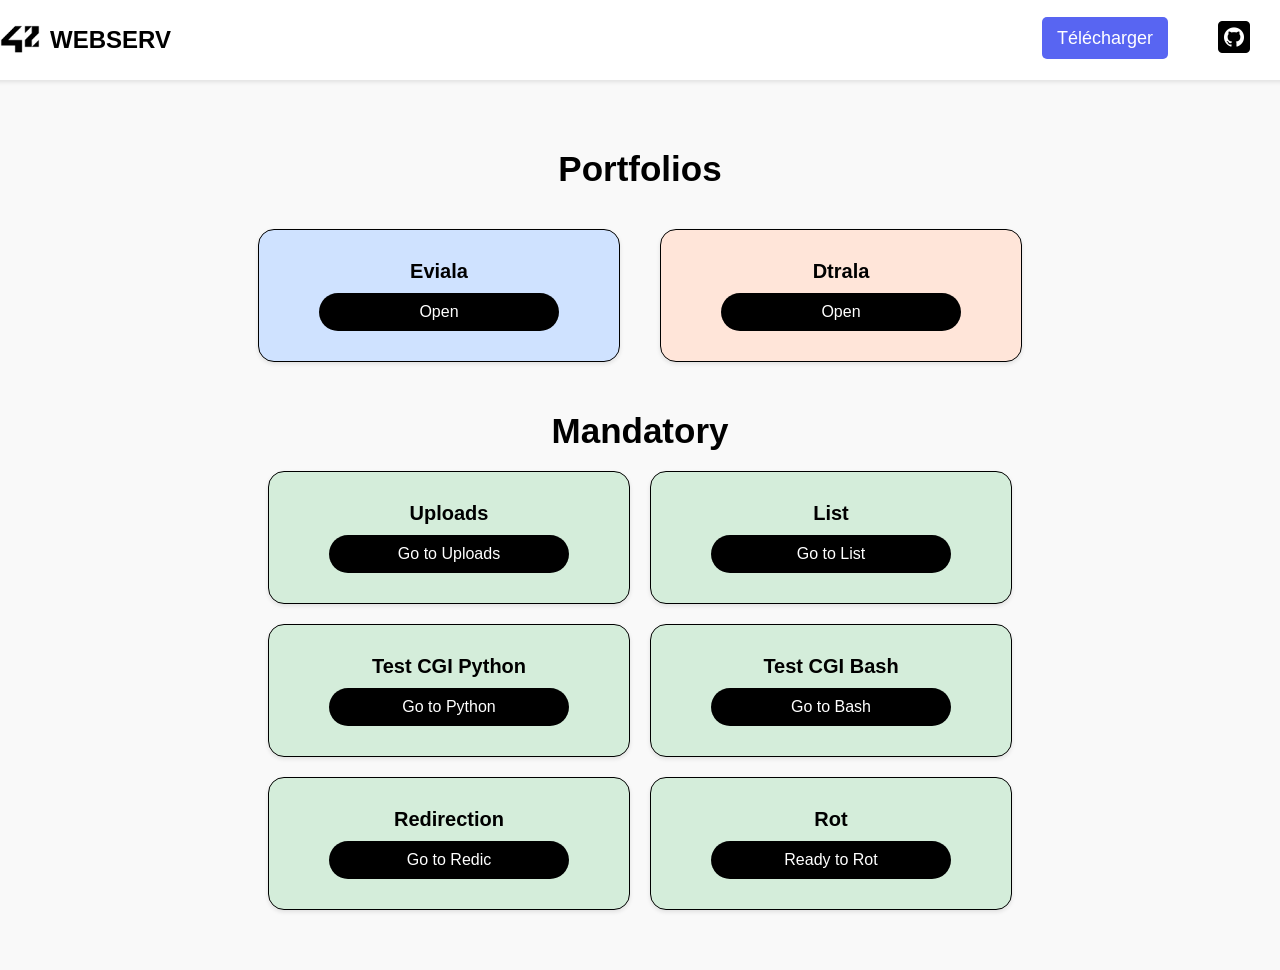
<file: goodweb/index.html>
<!doctype html>
<html lang="fr">
  <head>
    <meta charset="UTF-8" />
    <meta name="viewport" content="width=device-width, initial-scale=1.0" />
    <title>42WebServ</title>
    <link rel="stylesheet" href="main/index/index.css" />
  </head>
  <body>
    <header>
      <div class="logo-container">
        <img src="./images/images.png" alt="Logo" class="logo" />
        <a href="index.html" class="title-link">
          <h1>WEBSERV</h1>
        </a>
      </div>
      <div class="download-container">
        <a href="./main/download/good-boy.gif" download class="download-button">
          Télécharger
        </a>
        <a
          href="https://github.com/vialaenzo/my-CPP_MODULES-42"
          target="_blank"
        >
          <img
            src="./images/github.png"
            alt="GitHub Logo"
            class="github-logo"
          />
        </a>
      </div>
    </header>
    <main>
      <div class="container">
        <div class="main-content">
          <section class="portfolios">
            <h2>Portfolios</h2>
            <div class="portfolio-cards">
              <div class="card" style="background-color: #cfe2ff">
                <h3>Eviala</h3>
                <button id="open-eviala">Open</button>
              </div>
              <div class="card" style="background-color: #ffe5d9">
                <h3>Dtrala</h3>
                <button id="open-dtrala">Open</button>
              </div>
            </div>
          </section>
          <section class="mandatory" id="mandatory-section">
            <h2>Mandatory</h2>
            <div class="mandatory-cards">
              <div class="card" style="background-color: #d4edda">
                <h3>Uploads</h3>
                <a href="uploads/">
                  <button>Go to Uploads</button>
                </a>
              </div>
              <div class="card" style="background-color: #d4edda">
                <h3>List</h3>
                <a href="list/">
                  <button>Go to List</button>
                </a>
              </div>
              <div class="card" style="background-color: #d4edda">
                <h3>Test CGI Python</h3>
                <a href="cgi-bin/clock.py">
                  <button>Go to Python</button>
                </a>
              </div>
              <div class="card" style="background-color: #d4edda">
                <h3>Test CGI Bash</h3>
                <a href="cgi-bin/sys.sh">
                  <button>Go to Bash</button>
                </a>
              </div>
              <div class="card" style="background-color: #d4edda">
                <h3>Redirection</h3>
                <a href="/youtube">
                  <button>Go to Redic</button>
                </a>
              </div>
              <div class="card" style="background-color: #d4edda">
                <h3>Rot</h3>
                <a href="rot/">
                  <button>Ready to Rot</button>
                </a>
              </div>
              <!-- Add more mandatory cards here -->
            </div>
          </section>
        </div>
      </div>
    </main>
    <script src="main/index/index.js"></script>
  </body>
</html>
</file>
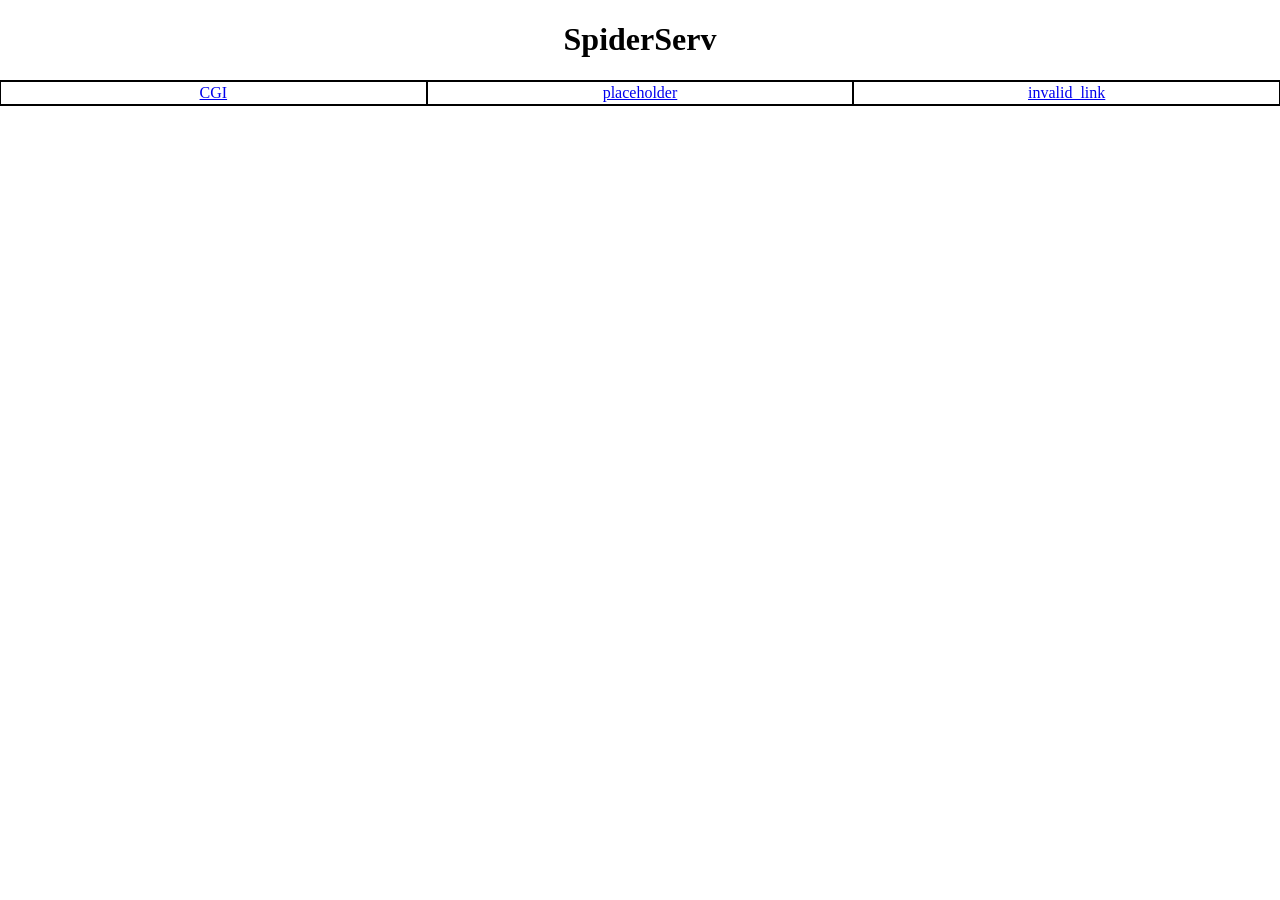
<file: web/index.html>
<!doctype html>
<link rel="stylesheet" href="style.css" />
<html>
  <body>
    <h1>SpiderServ</h1>
    <div class="top-bar">
      <a href="cgi.html">CGI</a>
      <a href="#">placeholder</a>
      <a href="prout.html">invalid_link</a>
    </div>
  </body>
</html>
</file>
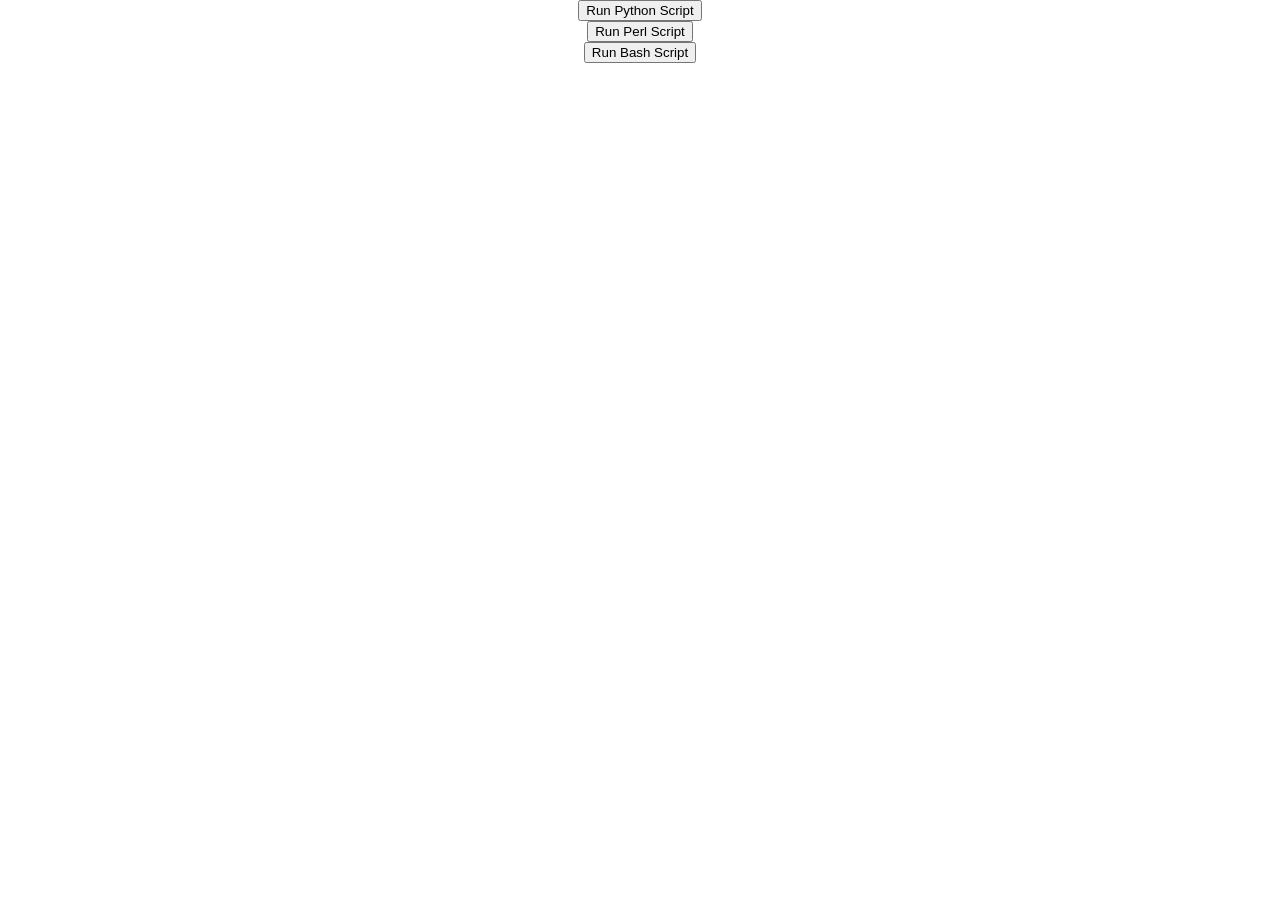
<file: web/cgi.html>
<!doctype html>
<link rel="stylesheet" href="style.css" />
<html>
  <body>
    <form action="cgi-bin/cgi.py" method="GET">
      <input type="submit" value="Run Python Script" />
    </form>
    <form action="cgi-bin/cgi.pl" method="GET">
      <input type="submit" value="Run Perl Script" />
    </form>
    <form action="cgi-bin/cgi.sh" method="GET">
      <input type="submit" value="Run Bash Script" />
    </form>
  </body>
</html>
</file>
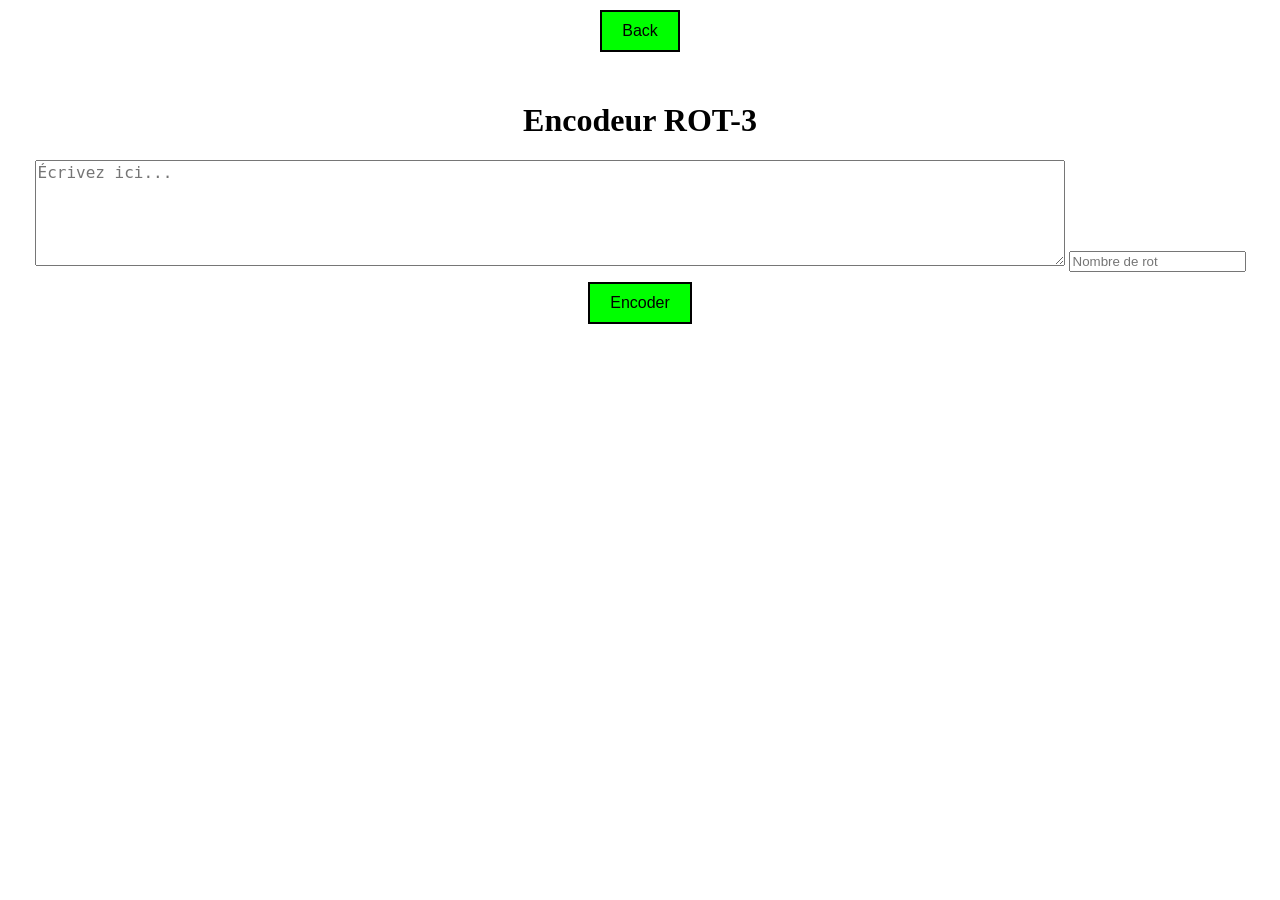
<file: goodweb/main/rot/rot.html>
<!doctype html>
<html lang="fr">
  <head>
    <meta charset="UTF-8" />
    <meta name="viewport" content="width=device-width, initial-scale=1.0" />
    <title>Encodeur ROT-3</title>
    <style>
      body {
        width: 100%;
        margin: 0;
        text-align: center;
        background-color: #ffffff;
      }
      .top-bar {
        width: 100%;
        display: grid;
        grid-auto-flow: column;
        grid-auto-columns: 1fr;
        color: #00ff00;
        border-top: 2px solid black;
        border-bottom: 2px solid black;
      }
      .top-bar a {
        padding: 2px;
        border-left: 1px solid black;
        border-right: 1px solid black;
      }
      .container {
        margin-top: 50px;
      }
      textarea {
        width: 80%;
        height: 100px;
        font-size: 16px;
      }
      button {
        margin-top: 10px;
        padding: 10px 20px;
        font-size: 16px;
        background-color: #00ff00;
        border: 2px solid black;
        cursor: pointer;
      }
      button:hover {
        background-color: #008000;
      }
    </style>
  </head>
  <body>
    <button id="back-btn" onclick="window.history.back();">Back</button>
    <div class="container">
      <h1>Encodeur ROT-3</h1>
      <form action="../cgi-bin/rot.py" method="post">
        <textarea name="texte" placeholder="Écrivez ici..." required></textarea>
        <input
          type="number"
          ,
          name="number"
          placeholder="Nombre de rot"
          required
        />
        <button type="submit">Encoder</button>
      </form>
    </div>
  </body>
</html>
</file>
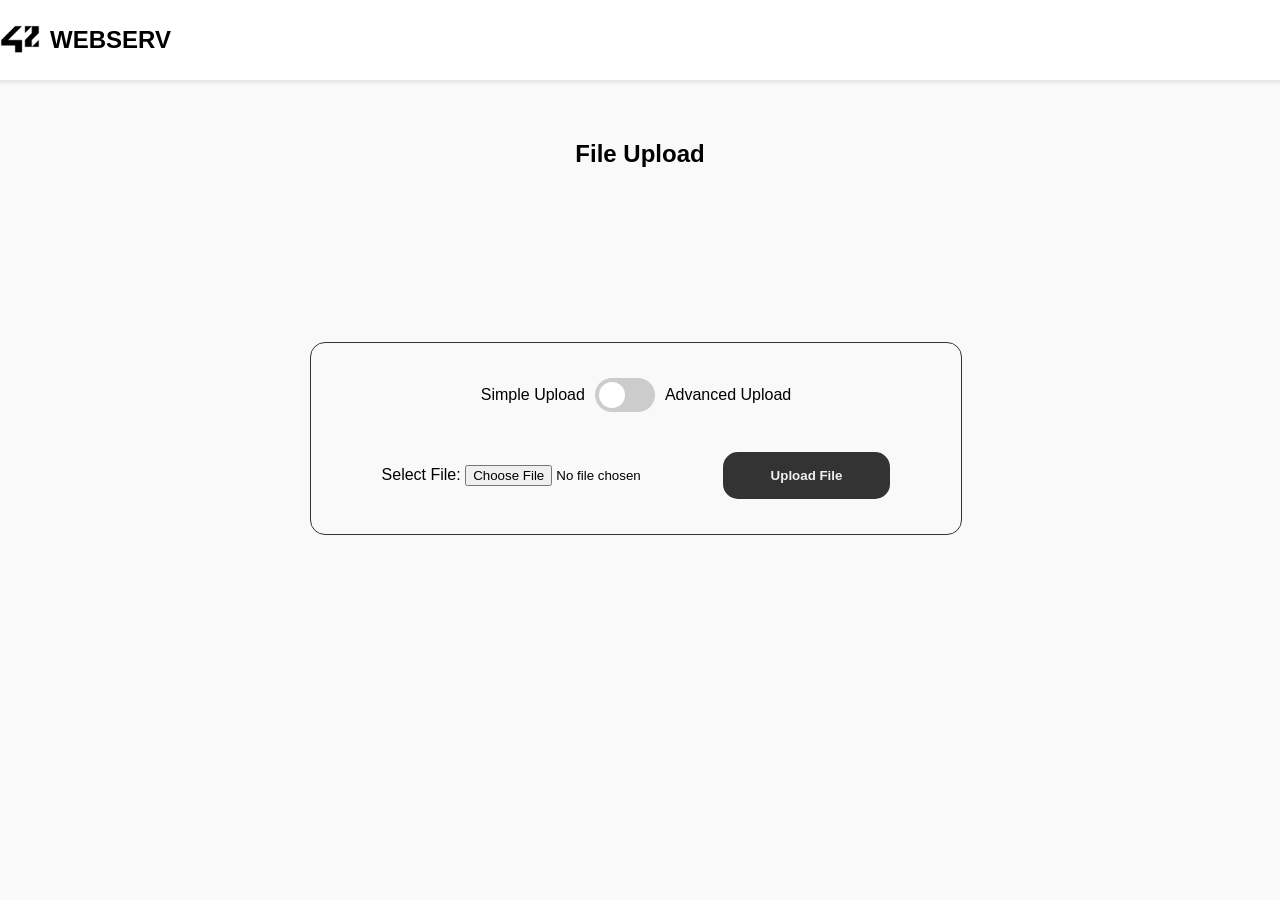
<file: goodweb/main/uploads/uploads.html>
<!doctype html>
<html lang="fr">
  <head>
    <meta charset="UTF-8" />
    <meta name="viewport" content="width=device-width, initial-scale=1.0" />
    <title>Upload Files</title>
    <link rel="stylesheet" href="./uploads.css" />
  </head>
  <body>
    <header>
      <div class="logo-container">
        <img src="../../images/images.png" alt="Logo" class="logo" />
        <a href="../../index.html" class="title-link">
          <h1>WEBSERV</h1>
        </a>
      </div>
    </header>
    <main>
      <section class="file-transfer">
        <h2>File Upload</h2>
        <div class="upload-section">
          <div class="toggle-container">
            <span class="toggle-label">Simple Upload</span>
            <label class="toggle-switch">
              <input type="checkbox" id="confirmUpload" />
              <span class="slider"></span>
            </label>
            <span class="toggle-label">Advanced Upload</span>
          </div>
          <div id="simple-upload" class="upload-mode">
            <form id="simpleUploadForm" method="post">
              <label for="fileInput">Select File:</label>
              <input id="fileInput" type="file" name="file" />
              <button type="submit" id="upload-button" class="button">
                Upload File
              </button>
            </form>
          </div>
          <div id="advanced-upload" class="upload-mode hidden">
            <form id="advancedUploadForm" method="post">
              <label for="filenameInput">File Name:</label>
              <input id="filenameInput" type="text" name="filename" />
              <label for="contentInput">File Content:</label>
              <textarea id="contentInput" name="content"></textarea>
              <button type="submit" id="advanced-upload-button" class="button">
                Create and Upload File
              </button>
            </form>
          </div>
        </div>
      </section>
    </main>
    <script src="./uploads.js"></script>
  </body>
</html>
</file>
<file: goodweb/main/index/index.css>
body {
  font-family: Arial, sans-serif;
  margin: 0;
  padding: 0;
  background-color: #f9f9f9;
  display: flex;
  flex-direction: column;
  align-items: center;
}

header {
  display: flex;
  justify-content: space-between;
  align-items: center;
  padding: 20px;
  background-color: #ffffff;
  box-shadow: 0 2px 4px rgba(0, 0, 0, 0.1);
  width: 100%;
}

.logo-container {
  display: flex;
  align-items: center;
}

.logo {
  width: 40px;
  height: 40px;
  margin-right: 10px;
}

.title-link {
  text-decoration: none;
  color: inherit;
}

.title-link h1 {
  color: black;
}

h1 {
  margin: 0;
  font-size: 24px;
}

.github-logo {
  width: 32px;
  height: 32px;
  margin-right: 30px;
}

.download-container {
  display: flex;
}

.download-button {
  display: inline-flex;
  align-items: center;
  justify-content: center;
  width: 110px;
  height: 32px;
  background-color: #5865f2;
  color: white;
  text-decoration: none;
  border-radius: 5px;
  transition: background-color 0.3s;
  padding: 5px 8px;
  font-size: 18px;
  margin-right: 50px;
  margin-top: -4px;
}

.download-button:hover {
  background-color: #43484d;
}

main {
  padding: 20px;
  width: 100%;
  max-width: 1200px;
  display: flex;
}

.container {
  display: flex;
  width: 100%;
}

.file-list-card {
  background-color: #ffffff;
  border-radius: 8px;
  box-shadow: 0 4px 8px rgba(0, 0, 0, 0.1);
  padding: 20px;
  width: 200px;
  text-align: center;
  margin-right: 20px;
  height: fit-content;
}

.file-list-card .card-title {
  font-size: 1.5em;
  margin-bottom: 20px;
  color: #333333;
}

.file-list-card .card-content {
  background-color: #e0e0e0;
  height: 300px;
  border-radius: 4px;
}

.main-content {
  flex: 1;
  padding: 20px;
}

.portfolios {
  width: 100%;
}

.portfolios h2,
.mandatory h2 {
  font-size: 35px;
  margin-bottom: 10px;
  text-align: center;
}

.portfolios h2 {
  margin-bottom: 40px;
}

.portfolio-cards {
  display: flex;
  justify-content: center;
  gap: 40px;
}

.mandatory-cards {
  display: flex;
  flex-wrap: wrap;
  justify-content: center;
  gap: 20px;
}

.card {
  width: 300px;
  padding: 30px;
  border: 1px solid #000;
  border-radius: 16px;
  box-shadow: 0 2px 4px rgba(0, 0, 0, 0.1);
  text-align: center;
  background-color: #fff;
}

.card h3,
.card p {
  font-weight: bold;
}

.card h3 {
  margin: 0;
  font-size: 20px;
}

.card p {
  margin: 10px 0;
  font-size: 16px;
  color: #555;
}

.card button {
  width: 80%;
  padding: 10px 16px;
  background-color: #000;
  color: #fff;
  border: none;
  border-radius: 24px;
  cursor: pointer;
  font-size: 16px;
  margin-top: 10px;
}

.mandatory {
  display: flex;
  flex-direction: column;
  align-items: center;
  text-align: center;
  padding: 20px;
}

.mandatory h2 {
  margin-bottom: 20px;
}

.mandatory img {
  max-width: 100%;
  height: auto;
}

.hidden {
  display: none;
}

.file-transfer {
  padding: 20px;
  text-align: center;
}

.upload-section,
.delete-section {
  margin-bottom: 20px;
}

.button {
  border: none;
  padding: 1rem 3rem;
  background-color: #333;
  border-radius: 15px;
  font-weight: semibold;
  color: #f0f0f0;
  cursor: pointer;
}
</file>
<file: web/style.css>
body {
  width: 100%;
  margin: 0;
  text-align: center;
  background-color: #ffffff;
}

.top-bar {
  width: 100%;
  display: grid;
  grid-auto-flow: column;
  grid-auto-columns: 1fr;
  color: #00ff00;
  border-top: 2px solid black;
  border-bottom: 2px solid black;
}

.top-bar a {
  padding: 2px;
  border-left: 1px solid black;
  border-right: 1px solid black;
}
</file>
<file: goodweb/main/uploads/uploads.css>
/* Styles existants de uploads.css */
.file-transfer {
  padding: 20px;
  text-align: center;
}

.upload-section {
  display: flex;
  flex-direction: column;
  align-items: center;
  margin-left: 250px;
  margin-top: 15%;
  border: #333 1px solid;
  border-radius: 15px;
  padding: 35px;
  width: 50%;
}

.button {
  border: none;
  padding: 1rem 3rem;
  background-color: #333;
  border-radius: 15px;
  font-weight: bold;
  color: #f0f0f0;
  cursor: pointer;
  margin-top: 20px;
}

.toggle-container {
  display: flex;
  align-items: center;
  justify-content: center;
  margin-bottom: 20px;
}

.toggle-label {
  font-size: 16px;
  margin: 0 10px;
}

.toggle-switch {
  position: relative;
  display: inline-block;
  width: 60px;
  height: 34px;
}

.toggle-switch input {
  opacity: 0;
  width: 0;
  height: 0;
}

.slider {
  position: absolute;
  cursor: pointer;
  top: 0;
  left: 0;
  right: 0;
  bottom: 0;
  background-color: #ccc;
  transition: 0.4s;
  border-radius: 34px;
}

.slider:before {
  position: absolute;
  content: "";
  height: 26px;
  width: 26px;
  left: 4px;
  bottom: 4px;
  background-color: white;
  transition: 0.4s;
  border-radius: 50%;
}

input:checked + .slider {
  background-color: #2196f3;
}

input:checked + .slider:before {
  transform: translateX(26px);
}

.upload-mode {
  width: 100%;
}

.hidden {
  display: none;
}

/* Styles nécessaires de index.css */
body {
  font-family: Arial, sans-serif;
  margin: 0;
  padding: 0;
  background-color: #f9f9f9;
  display: flex;
  flex-direction: column;
  align-items: center;
}

header {
  display: flex;
  justify-content: space-between;
  align-items: center;
  padding: 20px;
  background-color: #ffffff;
  box-shadow: 0 2px 4px rgba(0, 0, 0, 0.1);
  width: 100%;
}

.logo-container {
  display: flex;
  align-items: center;
}

.logo {
  width: 40px;
  height: 40px;
  margin-right: 10px;
}

.title-link {
  text-decoration: none;
  color: inherit;
}

.title-link h1 {
  color: black;
}

h1 {
  margin: 0;
  font-size: 24px;
}

main {
  padding: 20px;
  width: 100%;
  max-width: 1200px;
}

.button {
  border: none;
  padding: 1rem 3rem;
  background-color: #333;
  border-radius: 15px;
  font-weight: semibold;
  color: #f0f0f0;
  cursor: pointer;
}
</file>
